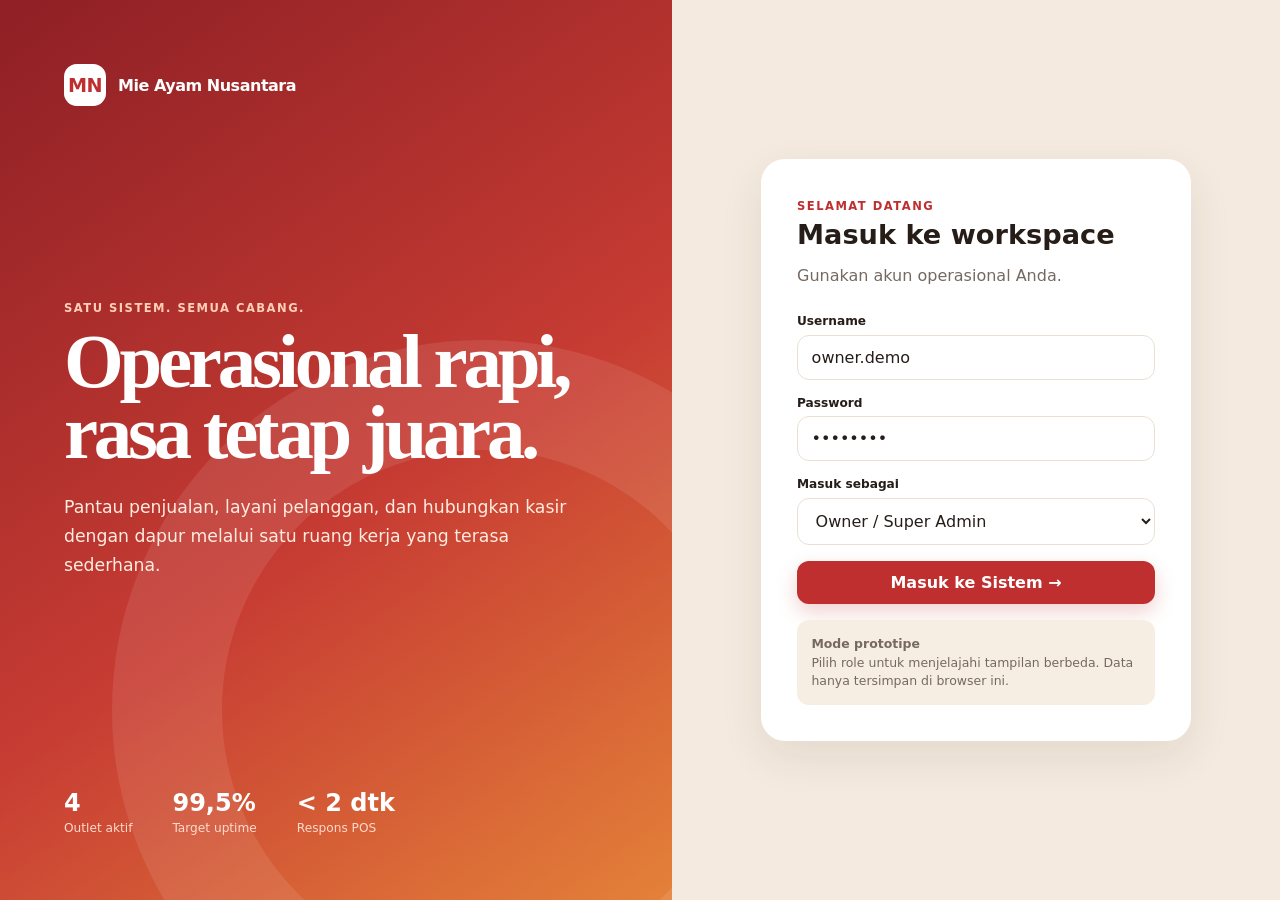
<file: index.html>
<!doctype html>
<html lang="id">

<head>
    <meta charset="utf-8">
    <meta name="viewport" content="width=device-width,initial-scale=1">
    <meta name="description" content="Prototipe sistem operasional Mie Ayam Nusantara">
    <title>Masuk · Mie Ayam Nusantara</title>
    <link rel="stylesheet" href="assets/styles.css">
</head>

<body data-page="login" data-root="./">
    <script src="assets/app-v2.js"></script>
</body>

</html>
</file>
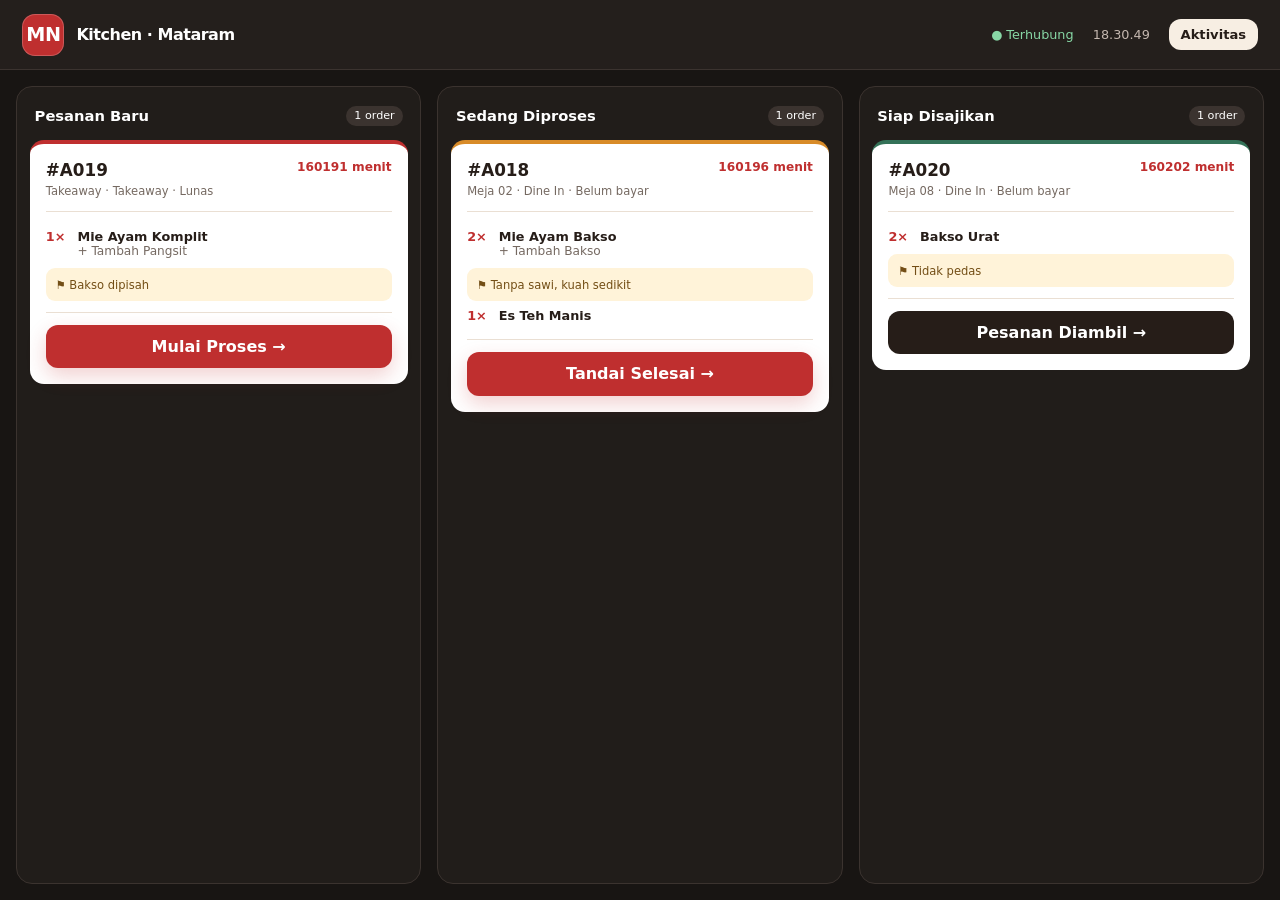
<file: kitchen/index.html>
<!doctype html><html lang="id"><head><meta charset="utf-8"><meta name="viewport" content="width=device-width,initial-scale=1"><title>Kitchen Display · Mie Ayam Nusantara</title><link rel="stylesheet" href="../assets/styles.css"></head><body data-page="kitchen" data-root="../"><script src="../assets/app-v2.js"></script></body></html>
</file>
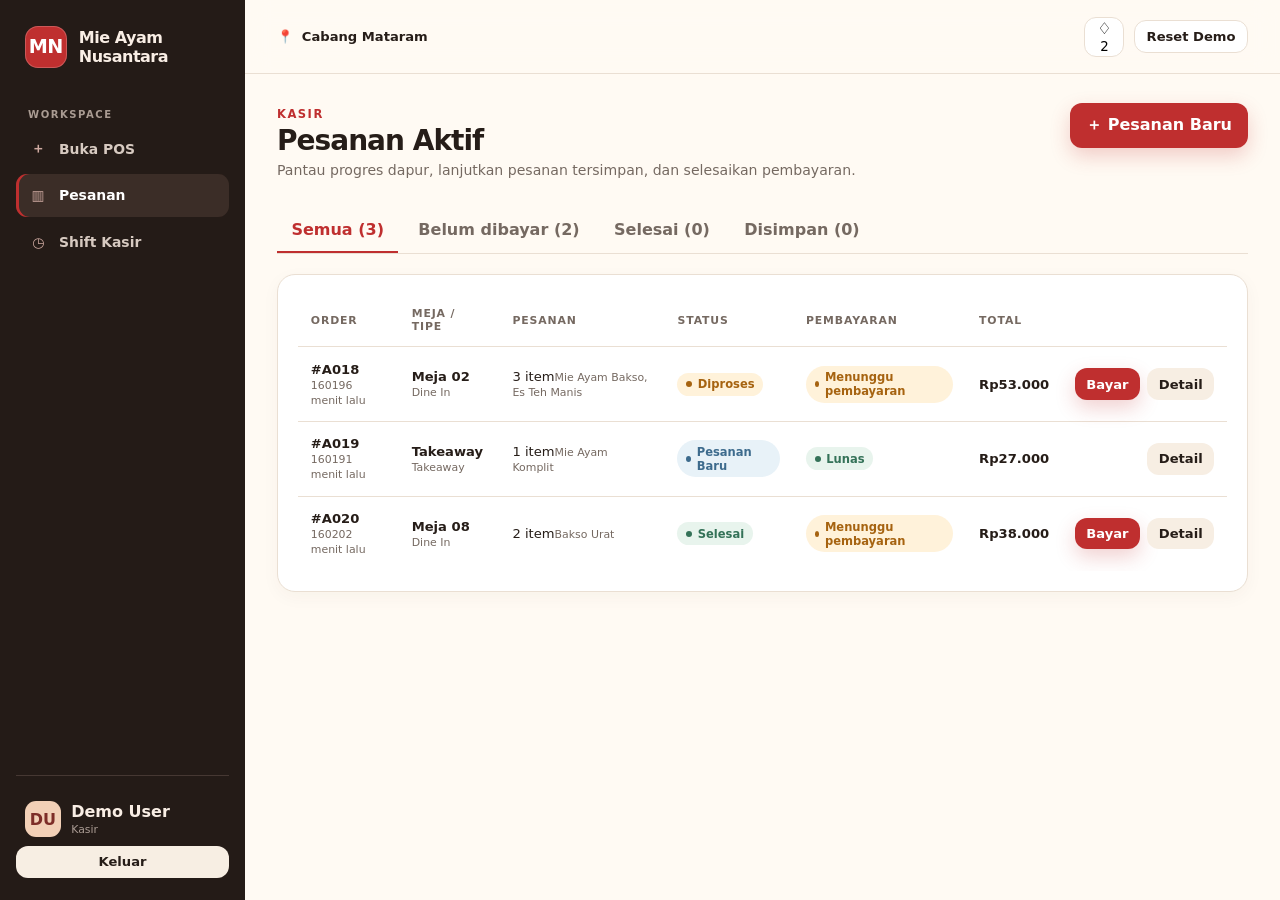
<file: cashier/orders.html>
<!doctype html><html lang="id"><head><meta charset="utf-8"><meta name="viewport" content="width=device-width,initial-scale=1"><title>Pesanan · Mie Ayam Nusantara</title><link rel="stylesheet" href="../assets/styles.css"></head><body data-page="orders" data-root="../"><script src="../assets/app-v2.js"></script></body></html>
</file>
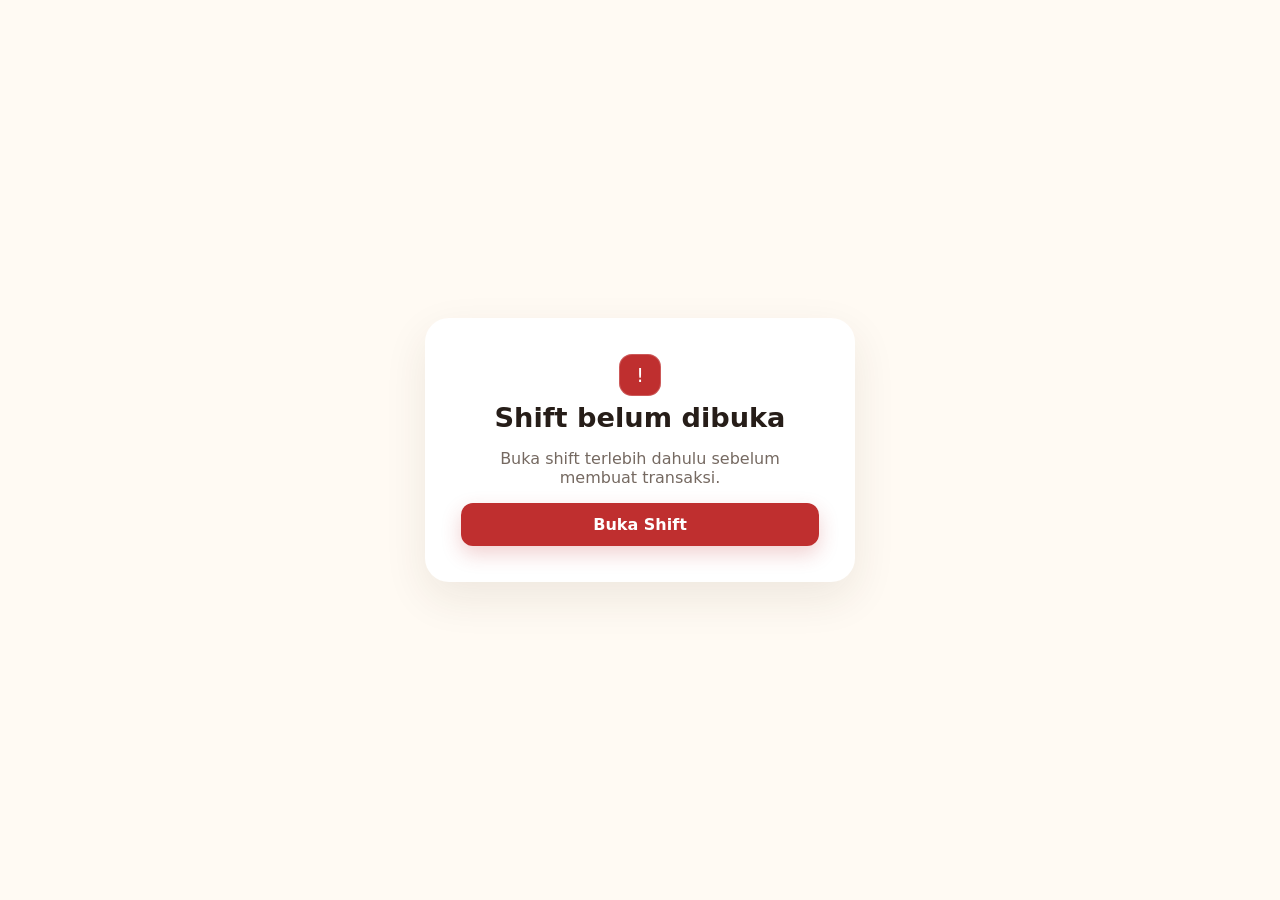
<file: cashier/pos.html>
<!doctype html><html lang="id"><head><meta charset="utf-8"><meta name="viewport" content="width=device-width,initial-scale=1"><title>POS · Mie Ayam Nusantara</title><link rel="stylesheet" href="../assets/styles.css"></head><body data-page="pos" data-root="../"><script src="../assets/app-v2.js"></script></body></html>
</file>
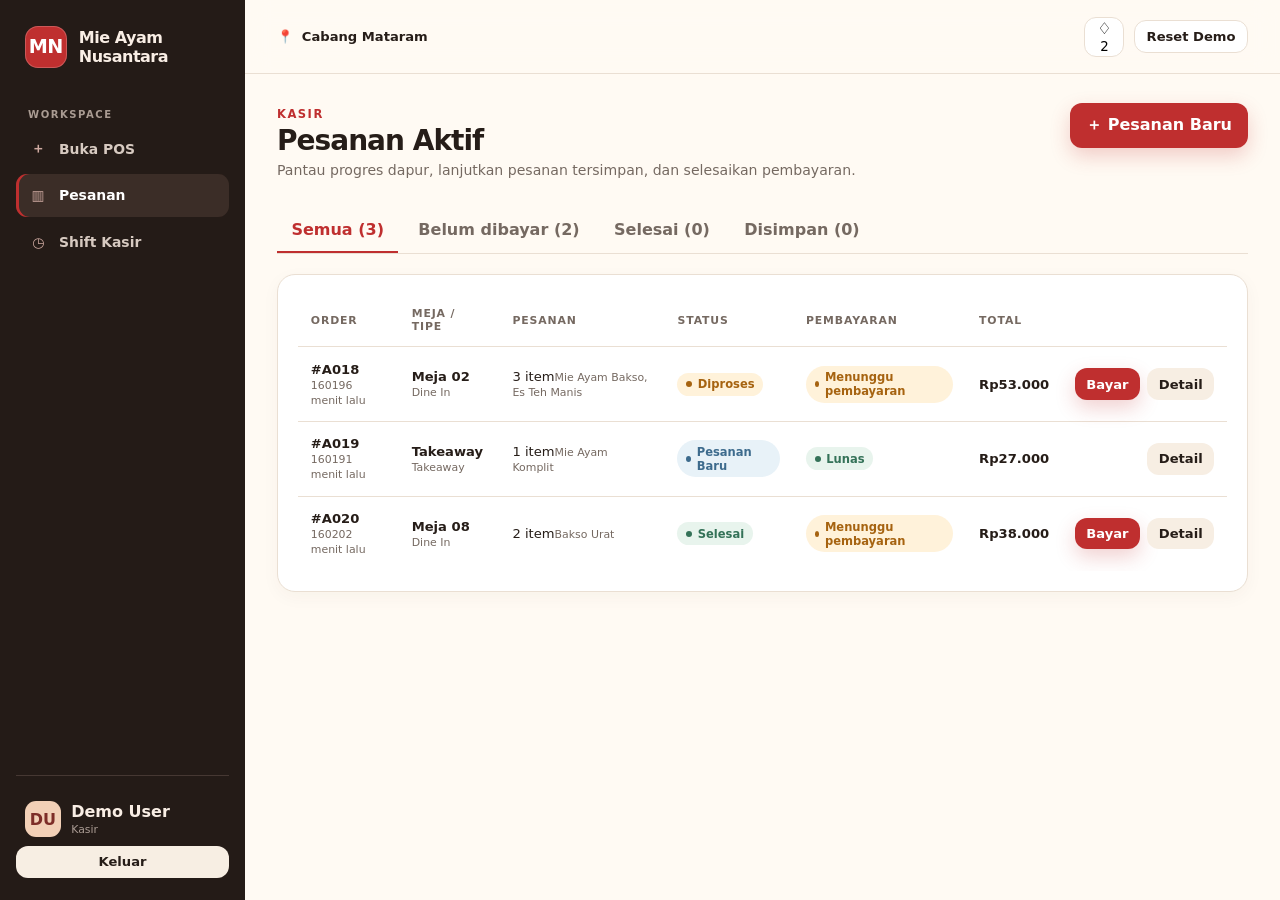
<file: cashier/receipt.html>
<!doctype html><html lang="id"><head><meta charset="utf-8"><meta name="viewport" content="width=device-width,initial-scale=1"><title>Struk · Mie Ayam Nusantara</title><link rel="stylesheet" href="../assets/styles.css"></head><body data-page="receipt" data-root="../"><script src="../assets/app-v2.js"></script></body></html>
</file>
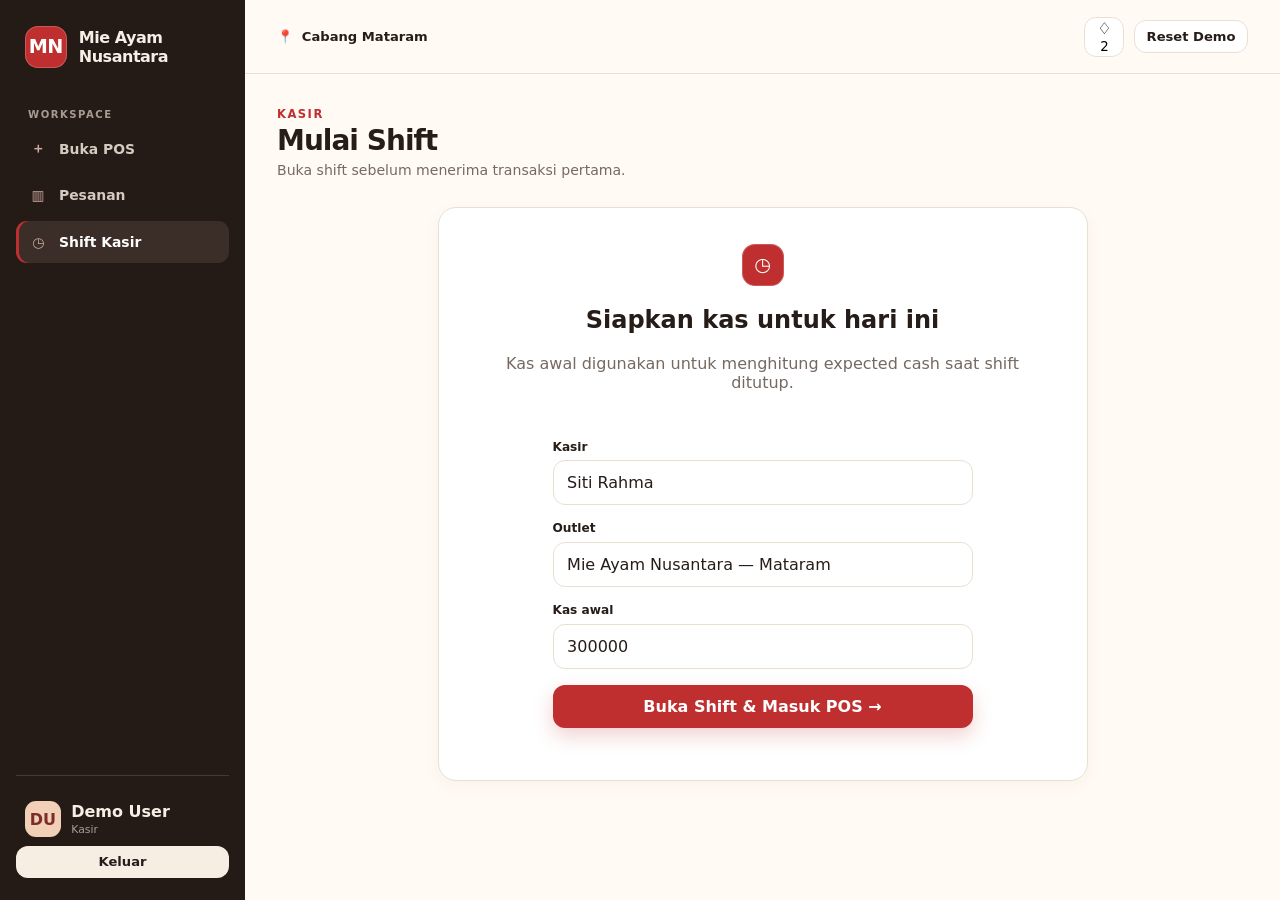
<file: cashier/shift.html>
<!doctype html><html lang="id"><head><meta charset="utf-8"><meta name="viewport" content="width=device-width,initial-scale=1"><title>Shift Kasir · Mie Ayam Nusantara</title><link rel="stylesheet" href="../assets/styles.css"></head><body data-page="shift" data-root="../"><script src="../assets/app-v2.js"></script></body></html>
</file>
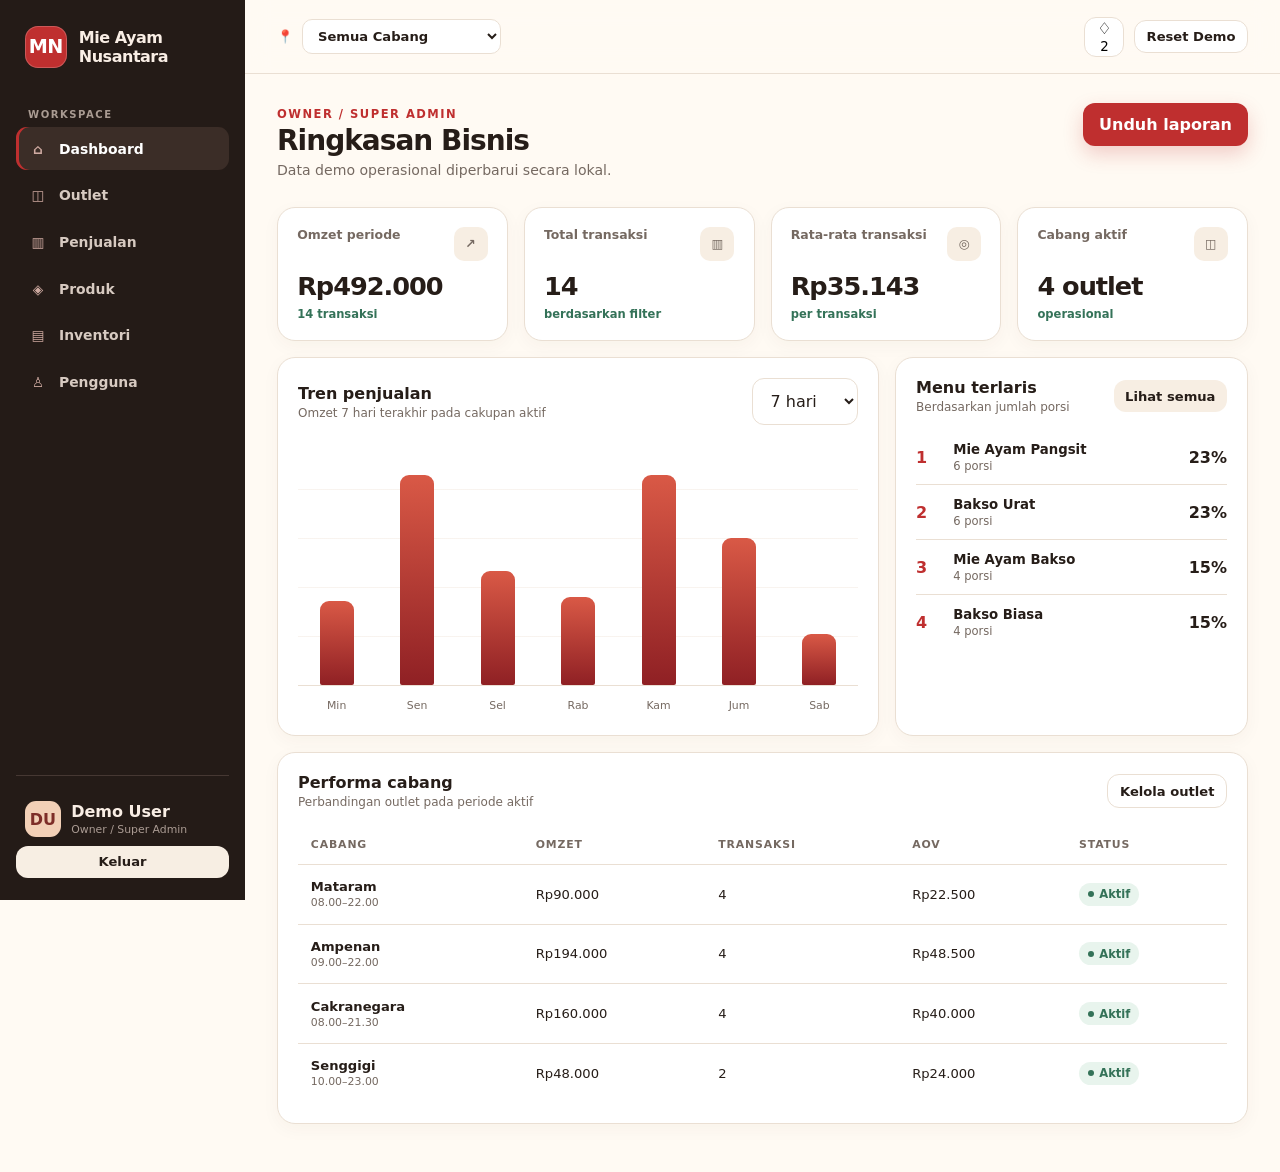
<file: owner/dashboard.html>
<!doctype html>
<html lang="id">

<head>
    <meta charset="utf-8">
    <meta name="viewport" content="width=device-width,initial-scale=1">
    <title>Dashboard · Mie Ayam Nusantara</title>
    <link rel="stylesheet" href="../assets/styles.css">
</head>

<body data-page="dashboard" data-root="../">
    <script src="../assets/app-v2.js"></script>
</body>

</html>
</file>
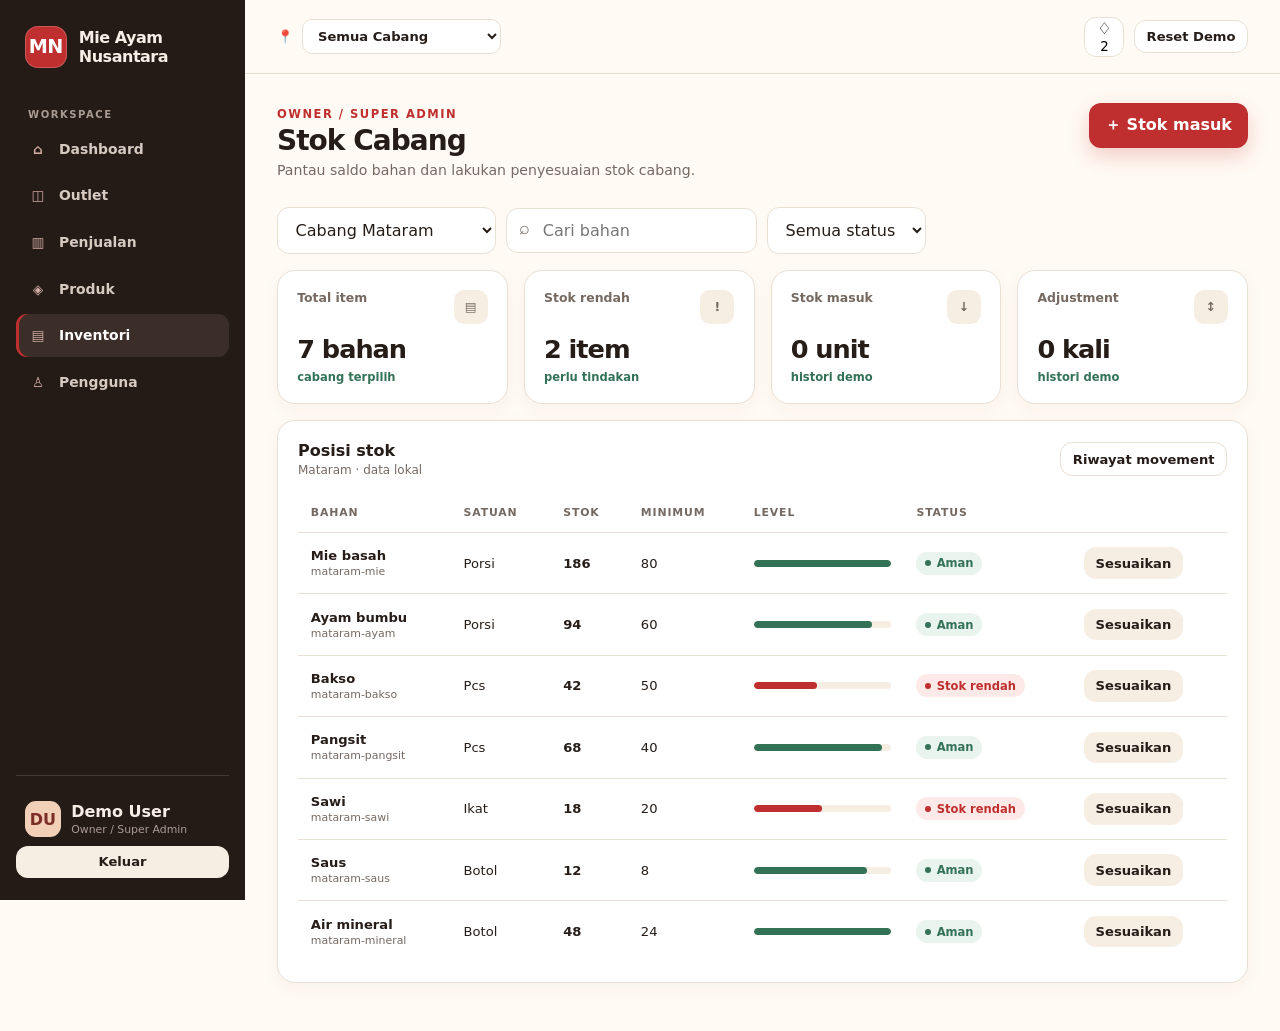
<file: owner/inventory.html>
<!doctype html><html lang="id"><head><meta charset="utf-8"><meta name="viewport" content="width=device-width,initial-scale=1"><title>Inventori · Mie Ayam Nusantara</title><link rel="stylesheet" href="../assets/styles.css"></head><body data-page="inventory" data-root="../"><script src="../assets/app-v2.js"></script></body></html>
</file>
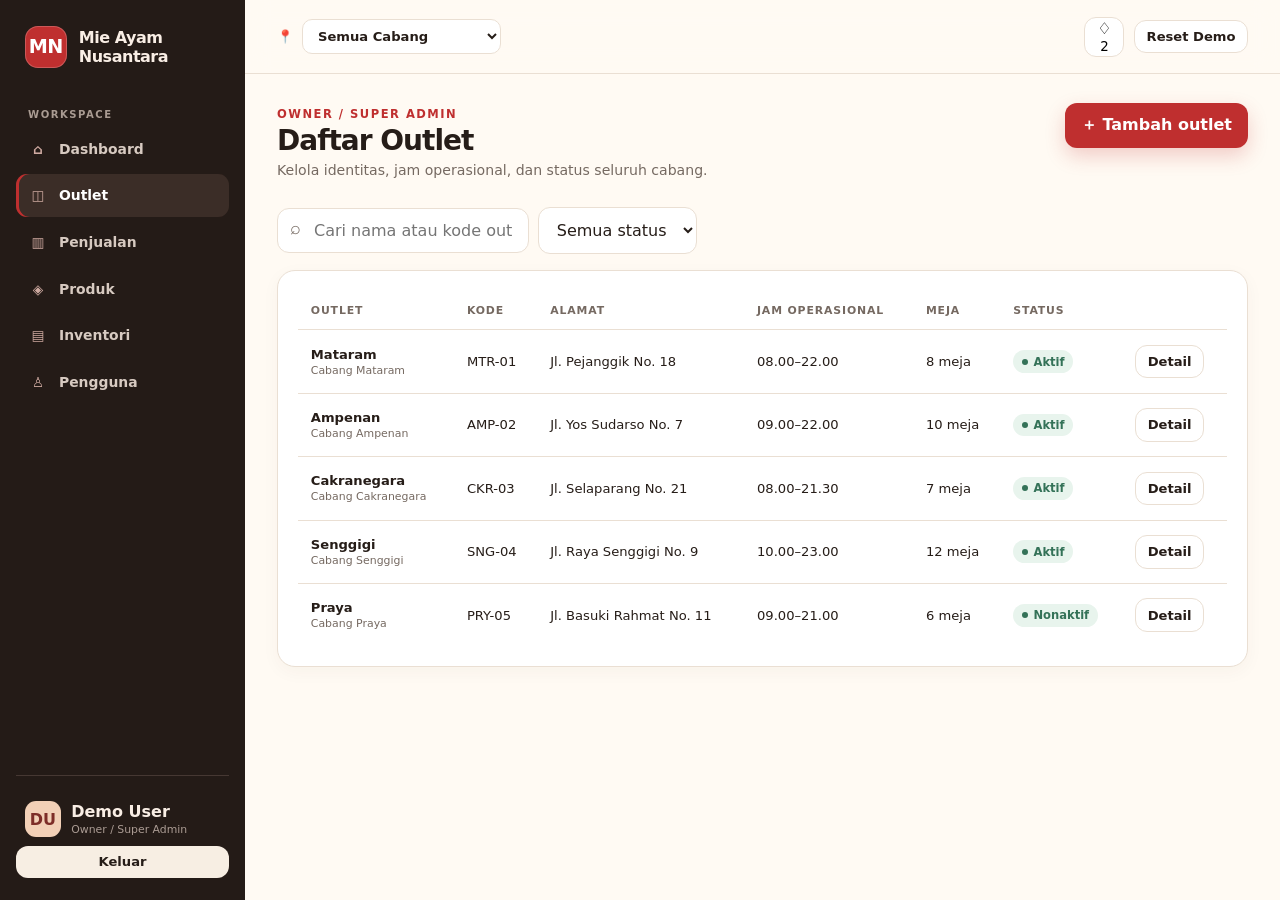
<file: owner/outlets.html>
<!doctype html><html lang="id"><head><meta charset="utf-8"><meta name="viewport" content="width=device-width,initial-scale=1"><title>Outlet · Mie Ayam Nusantara</title><link rel="stylesheet" href="../assets/styles.css"></head><body data-page="outlets" data-root="../"><script src="../assets/app-v2.js"></script></body></html>
</file>
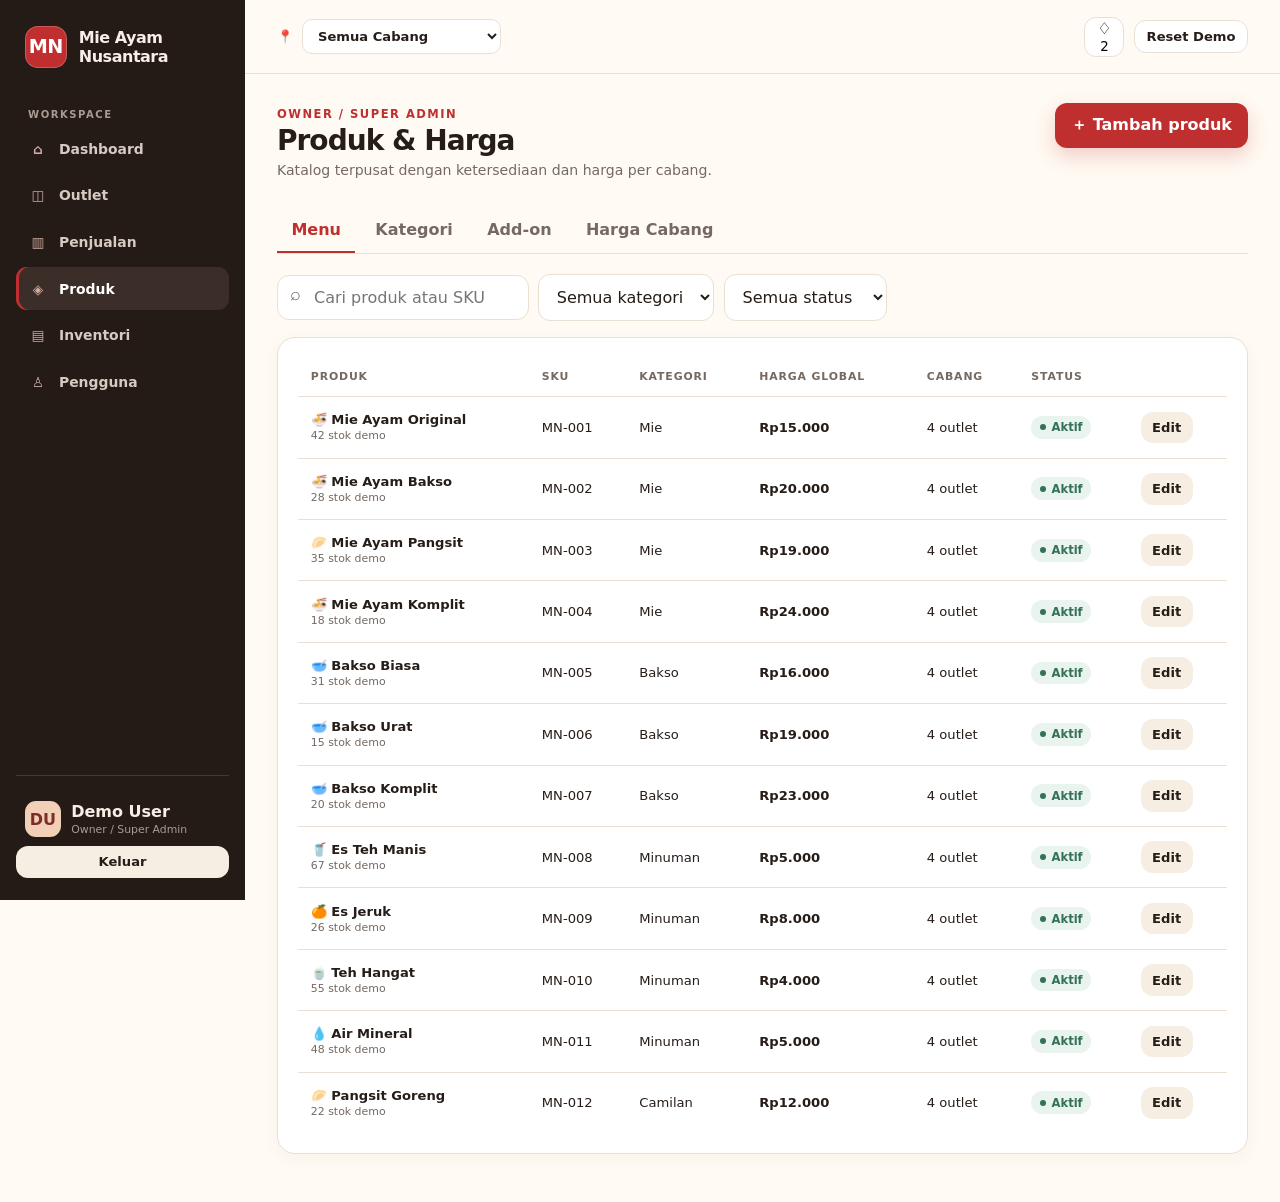
<file: owner/products.html>
<!doctype html><html lang="id"><head><meta charset="utf-8"><meta name="viewport" content="width=device-width,initial-scale=1"><title>Produk · Mie Ayam Nusantara</title><link rel="stylesheet" href="../assets/styles.css"></head><body data-page="products" data-root="../"><script src="../assets/app-v2.js"></script></body></html>
</file>
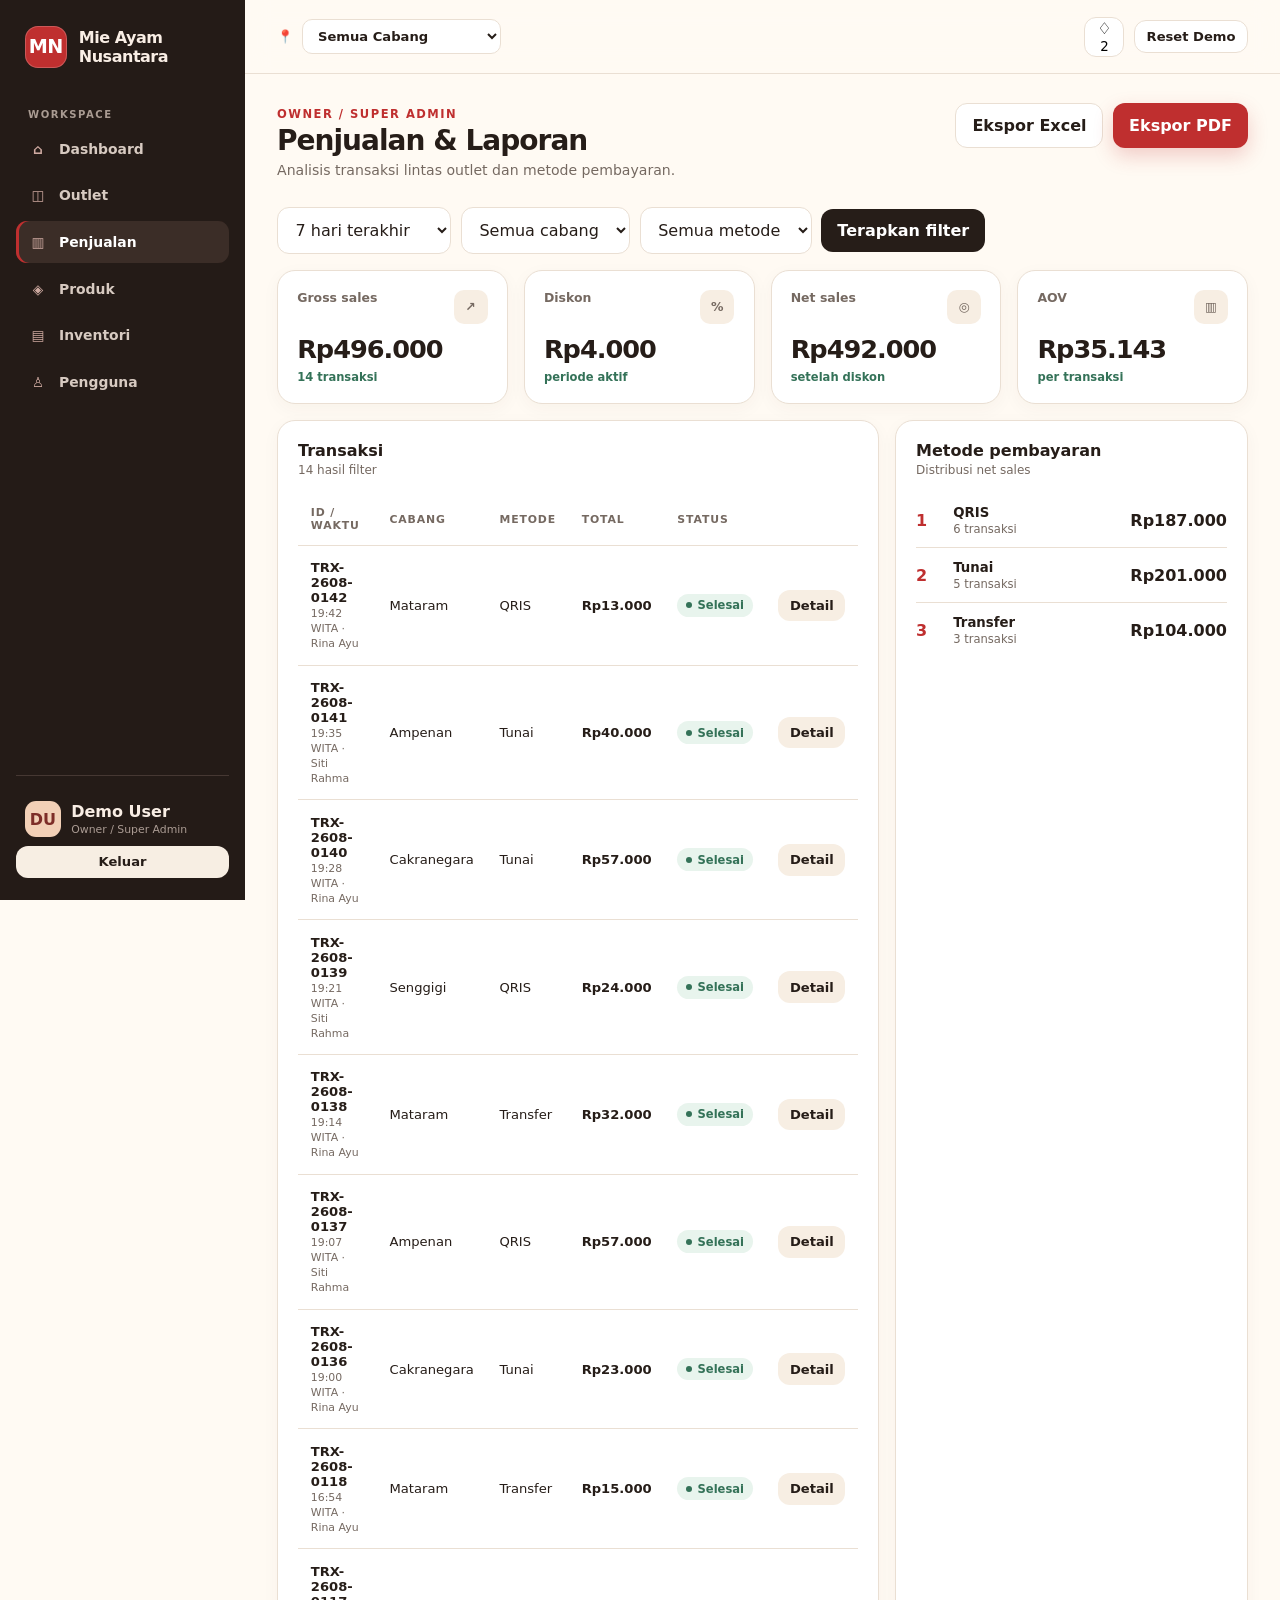
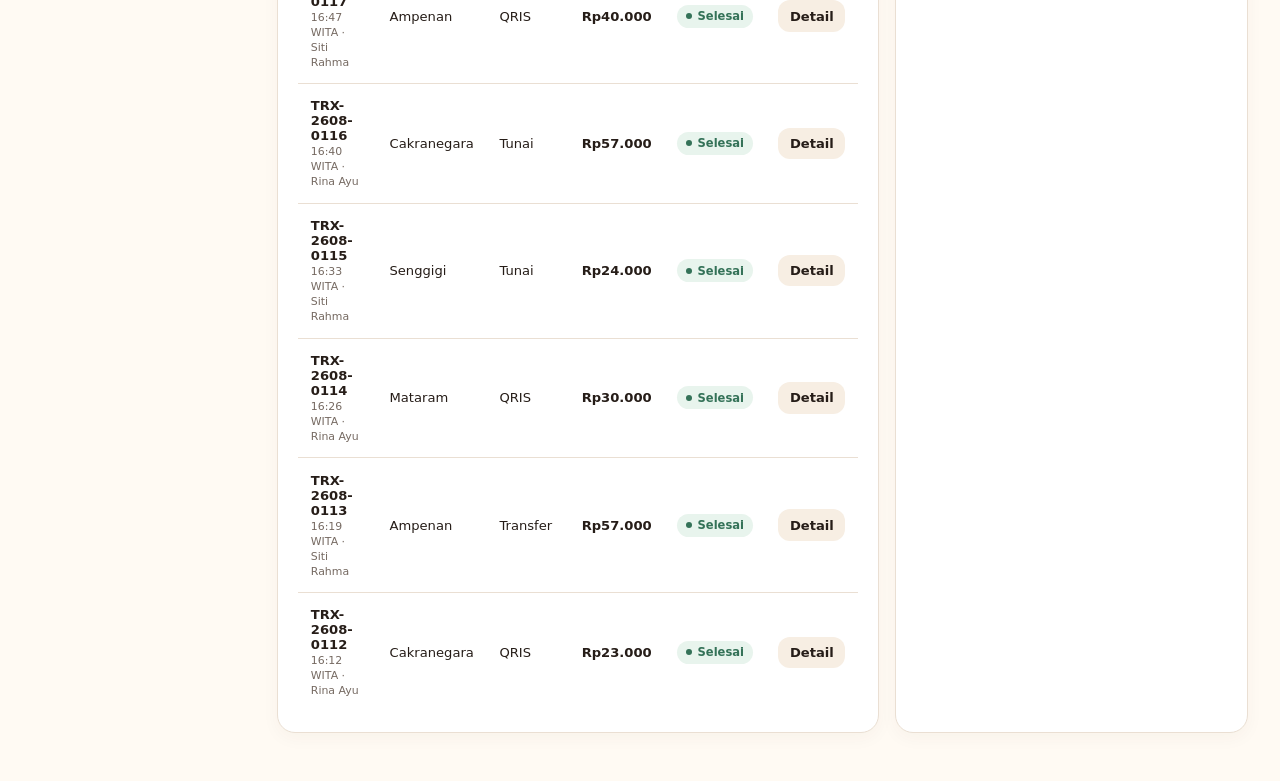
<file: owner/reports.html>
<!doctype html><html lang="id"><head><meta charset="utf-8"><meta name="viewport" content="width=device-width,initial-scale=1"><title>Laporan · Mie Ayam Nusantara</title><link rel="stylesheet" href="../assets/styles.css"></head><body data-page="reports" data-root="../"><script src="../assets/app-v2.js"></script></body></html>
</file>
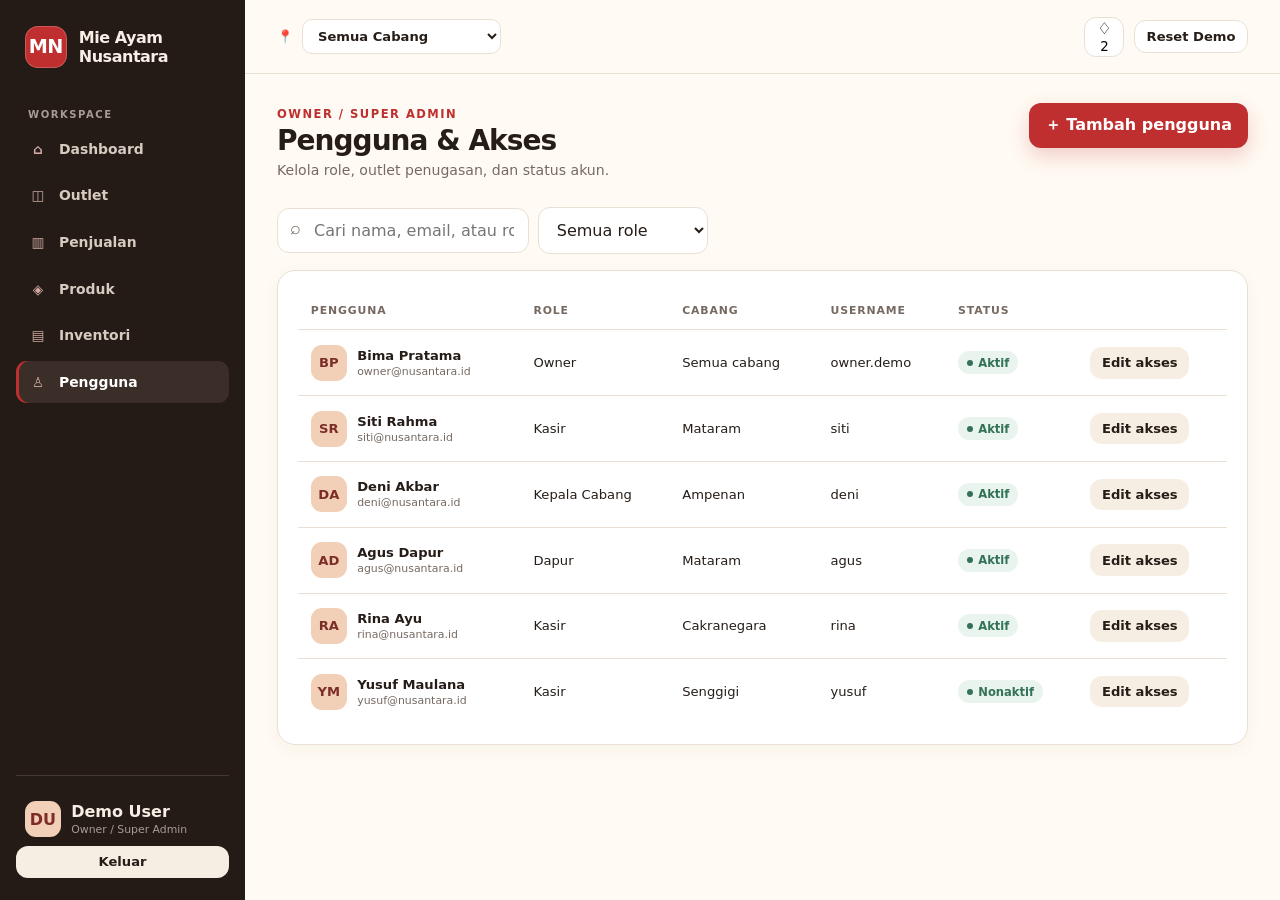
<file: owner/users.html>
<!doctype html><html lang="id"><head><meta charset="utf-8"><meta name="viewport" content="width=device-width,initial-scale=1"><title>Pengguna · Mie Ayam Nusantara</title><link rel="stylesheet" href="../assets/styles.css"></head><body data-page="users" data-root="../"><script src="../assets/app-v2.js"></script></body></html>
</file>
<file: assets/styles.css>
:root {
  --ink:#261d18; --muted:#756961; --paper:#fffaf3; --surface:#ffffff;
  --line:#eadfd3; --soft:#f7eee3; --red:#bf2f2f; --red-dark:#8f2024;
  --green:#347258; --amber:#d88b28; --blue:#3d6b8d; --shadow:0 16px 44px rgba(67,43,26,.09);
  --radius:18px; --font:Inter,ui-sans-serif,system-ui,-apple-system,"Segoe UI",sans-serif;
}
*{box-sizing:border-box} html{font-family:var(--font);color:var(--ink);background:var(--paper)}
body{margin:0;min-height:100vh} button,input,select,textarea{font:inherit} button{cursor:pointer}
a{color:inherit;text-decoration:none} svg{display:block}.hidden{display:none!important}
.eyebrow{font-size:.72rem;letter-spacing:.13em;text-transform:uppercase;font-weight:800;color:var(--red)}
.muted{color:var(--muted)}.tiny{font-size:.76rem}.right{text-align:right}.nowrap{white-space:nowrap}
.btn{border:0;border-radius:12px;padding:.76rem 1rem;font-weight:750;display:inline-flex;align-items:center;justify-content:center;gap:.5rem;transition:.2s;background:var(--soft);color:var(--ink)}
.btn:hover{transform:translateY(-1px);filter:brightness(.98)}.btn-primary{background:var(--red);color:white;box-shadow:0 8px 20px rgba(191,47,47,.22)}
.btn-dark{background:var(--ink);color:white}.btn-outline{background:white;border:1px solid var(--line)}.btn-danger{background:#fde8e6;color:#9f2225}
.btn-sm{padding:.52rem .72rem;font-size:.82rem}.btn-block{width:100%}.icon-btn{width:40px;height:40px;border:1px solid var(--line);background:white;border-radius:12px;display:grid;place-items:center}
.input,.select,.textarea{width:100%;border:1px solid var(--line);background:white;border-radius:12px;padding:.75rem .85rem;color:var(--ink);outline:none}
.input:focus,.select:focus,.textarea:focus{border-color:var(--red);box-shadow:0 0 0 3px rgba(191,47,47,.1)}
.field label{display:block;font-size:.76rem;font-weight:800;margin:0 0 .42rem}.field-row{display:grid;grid-template-columns:1fr 1fr;gap:.8rem}
.badge{display:inline-flex;align-items:center;gap:.34rem;padding:.28rem .55rem;border-radius:999px;font-size:.72rem;font-weight:800;background:var(--soft)}
.badge:before{content:"";width:6px;height:6px;border-radius:50%;background:currentColor}.badge.green{color:var(--green);background:#e8f4ed}.badge.red{color:var(--red);background:#fde9e7}.badge.amber{color:#a66310;background:#fff2da}.badge.blue{color:var(--blue);background:#e8f2f8}
.card{background:var(--surface);border:1px solid var(--line);border-radius:var(--radius);box-shadow:0 5px 18px rgba(67,43,26,.04)}
.empty{padding:2.5rem;text-align:center;color:var(--muted)}

/* Login */
.login-page{min-height:100vh;display:grid;grid-template-columns:1.05fr .95fr;background:#f4eadf}
.login-visual{padding:4rem;display:flex;flex-direction:column;justify-content:space-between;color:white;position:relative;overflow:hidden;background:linear-gradient(145deg,#8e1f25,#c73c33 56%,#e48139)}
.login-visual:after{content:"";position:absolute;width:520px;height:520px;border:110px solid rgba(255,255,255,.09);border-radius:50%;right:-180px;bottom:-180px}
.brand{display:flex;align-items:center;gap:.75rem;font-weight:900;letter-spacing:-.03em}.brand-mark{width:42px;height:42px;border-radius:13px;background:var(--red);color:white;display:grid;place-items:center;font-size:1.2rem;box-shadow:inset 0 0 0 1px rgba(255,255,255,.2)}
.login-visual .brand-mark{background:white;color:var(--red)}.login-copy{position:relative;z-index:1;max-width:620px}.login-copy h1{font-family:Georgia,serif;font-size:clamp(3rem,6vw,6.3rem);line-height:.93;margin:.6rem 0 1.5rem;letter-spacing:-.055em}
.login-copy p{font-size:1.08rem;max-width:520px;line-height:1.7;color:#ffece0}.login-stats{display:flex;gap:2.5rem;position:relative;z-index:1}.login-stat strong{display:block;font-size:1.5rem}.login-stat span{font-size:.76rem;color:#ffdacc}
.login-panel{display:grid;place-items:center;padding:3rem}.login-box{width:min(430px,100%);background:white;padding:2.25rem;border-radius:24px;box-shadow:var(--shadow)}
.login-box h2{font-size:1.7rem;margin:.35rem 0}.login-form{display:grid;gap:1rem;margin-top:1.8rem}.login-hint{background:var(--soft);padding:.9rem;border-radius:12px;font-size:.78rem;color:var(--muted);line-height:1.5}

/* App shell */
.app-shell{display:grid;grid-template-columns:245px minmax(0,1fr);min-height:100vh}.sidebar{position:sticky;top:0;height:100vh;background:#241b17;color:#f9eee5;padding:1.4rem 1rem;display:flex;flex-direction:column;z-index:20}
.sidebar .brand{padding:.2rem .55rem 1.6rem}.nav-label{font-size:.63rem;text-transform:uppercase;letter-spacing:.15em;color:#a99b92;font-weight:900;margin:1rem .75rem .45rem}.nav{display:grid;gap:.25rem}.nav a{padding:.74rem .78rem;border-radius:11px;display:flex;align-items:center;gap:.72rem;color:#d7cac1;font-size:.87rem;font-weight:650}.nav a:hover,.nav a.active{background:#3b2d27;color:white}.nav a.active{box-shadow:inset 3px 0 var(--red)}
.nav-icon{width:19px;height:19px;display:grid;place-items:center;font-size:.85rem;color:#cfaaa1}.sidebar-foot{margin-top:auto;border-top:1px solid #463833;padding-top:1rem}.user-chip{display:flex;align-items:center;gap:.65rem;padding:.55rem}.avatar{width:36px;height:36px;border-radius:11px;background:#f2d0b7;color:#7d2d28;display:grid;place-items:center;font-weight:900}.user-chip strong,.user-chip span{display:block}.user-chip span{font-size:.68rem;color:#ab9c94;margin-top:.12rem}
.workspace{min-width:0}.topbar{height:74px;background:rgba(255,250,243,.92);backdrop-filter:blur(12px);border-bottom:1px solid var(--line);display:flex;align-items:center;justify-content:space-between;padding:0 2rem;position:sticky;top:0;z-index:15}.branch-picker{display:flex;align-items:center;gap:.55rem;font-size:.82rem;font-weight:800}.top-actions{display:flex;align-items:center;gap:.6rem}.page{padding:1.8rem 2rem 3rem;max-width:1600px;margin:auto}.page-head{display:flex;justify-content:space-between;gap:1rem;align-items:flex-start;margin-bottom:1.5rem}.page-head h1{margin:.15rem 0;font-size:1.75rem;letter-spacing:-.035em}.page-head p{margin:.3rem 0;color:var(--muted);font-size:.88rem}.page-actions{display:flex;gap:.6rem;flex-wrap:wrap}
.stats-grid{display:grid;grid-template-columns:repeat(4,1fr);gap:1rem;margin-bottom:1rem}.stat-card{padding:1.2rem}.stat-top{display:flex;justify-content:space-between;color:var(--muted);font-size:.78rem;font-weight:700}.stat-icon{width:34px;height:34px;border-radius:10px;background:var(--soft);display:grid;place-items:center}.stat-value{font-size:1.6rem;font-weight:900;letter-spacing:-.04em;margin:.65rem 0 .35rem}.trend{font-size:.72rem;font-weight:800;color:var(--green)}
.grid-2{display:grid;grid-template-columns:1.45fr .85fr;gap:1rem}.section-card{padding:1.25rem}.section-head{display:flex;align-items:center;justify-content:space-between;gap:1rem;margin-bottom:1rem}.section-head h2{font-size:1rem;margin:0}.section-head p{margin:.2rem 0 0;font-size:.75rem;color:var(--muted)}
.chart{height:245px;display:flex;align-items:flex-end;gap:1.2rem;padding:1rem .5rem 0;border-bottom:1px solid var(--line);background:repeating-linear-gradient(to top,transparent 0,transparent 48px,#f2e8df 49px)}.bar-group{height:100%;flex:1;display:flex;align-items:flex-end;justify-content:center;position:relative}.bar{width:min(34px,70%);background:linear-gradient(180deg,#d95946,var(--red-dark));border-radius:9px 9px 2px 2px;min-height:8px}.bar-label{position:absolute;bottom:-1.7rem;font-size:.68rem;color:var(--muted)}.chart-wrap{padding-bottom:1.8rem}
.ranking{display:grid}.rank-row{display:grid;grid-template-columns:26px 1fr auto;gap:.7rem;align-items:center;padding:.72rem 0;border-bottom:1px solid var(--line)}.rank-row:last-child{border:0}.rank-num{font-weight:900;color:var(--red)}.rank-row strong{display:block;font-size:.83rem}.rank-row span{display:block;font-size:.72rem;color:var(--muted);margin-top:.12rem}
.toolbar{display:flex;gap:.6rem;align-items:center;flex-wrap:wrap;margin-bottom:1rem}.toolbar .input{max-width:280px}.toolbar .select{width:auto;min-width:150px}.search{position:relative}.search .input{padding-left:2.25rem}.search:before{content:"⌕";position:absolute;left:.8rem;top:.62rem;color:var(--muted);font-size:1.1rem}
.table-wrap{overflow:auto}.table{width:100%;border-collapse:collapse;font-size:.82rem}.table th{text-align:left;color:var(--muted);font-size:.68rem;text-transform:uppercase;letter-spacing:.08em;padding:.8rem;border-bottom:1px solid var(--line)}.table td{padding:.9rem .8rem;border-bottom:1px solid var(--line);vertical-align:middle}.table tr:last-child td{border:0}.table tr:hover td{background:#fffcf8}.table strong{display:block}.table small{color:var(--muted)}
.tabs{display:flex;gap:.35rem;border-bottom:1px solid var(--line);margin-bottom:1.2rem}.tab{border:0;background:transparent;padding:.8rem .9rem;font-weight:750;color:var(--muted);border-bottom:2px solid transparent}.tab.active{color:var(--red);border-color:var(--red)}
.progress{height:7px;background:var(--soft);border-radius:10px;overflow:hidden}.progress span{display:block;height:100%;background:var(--green);border-radius:10px}.progress.low span{background:var(--red)}

/* POS */
.pos-shell{height:100vh;display:grid;grid-template-columns:minmax(0,1fr) 390px;overflow:hidden;background:#f8f1e8}.pos-main{min-width:0;display:flex;flex-direction:column}.pos-top{height:72px;display:flex;align-items:center;gap:1rem;padding:0 1.3rem;background:white;border-bottom:1px solid var(--line)}.pos-top .brand{margin-right:1rem}.pos-top .search{flex:1;max-width:460px}.pos-context{margin-left:auto;display:flex;gap:.55rem}.pos-content{padding:1.2rem;overflow:auto}.category-strip{display:flex;gap:.55rem;overflow:auto;padding-bottom:1rem}.category{border:1px solid var(--line);background:white;border-radius:999px;padding:.65rem .9rem;font-weight:750;white-space:nowrap}.category.active{background:var(--ink);color:white;border-color:var(--ink)}
.product-grid{display:grid;grid-template-columns:repeat(auto-fill,minmax(175px,1fr));gap:.85rem}.product{background:white;border:1px solid var(--line);border-radius:16px;overflow:hidden;text-align:left;padding:0;transition:.18s}.product:hover{transform:translateY(-2px);box-shadow:var(--shadow);border-color:#d7c5b7}.product-art{height:112px;display:grid;place-items:center;position:relative;background:linear-gradient(145deg,#f2c981,#e66b3c);overflow:hidden}.product-art:before{content:"";position:absolute;width:92px;height:92px;border-radius:50%;background:rgba(255,255,255,.78);box-shadow:0 8px 20px rgba(88,40,20,.12)}.bowl{position:relative;font-size:3rem;z-index:1;filter:drop-shadow(0 5px 5px rgba(70,30,10,.16))}.product:nth-child(3n+2) .product-art{background:linear-gradient(145deg,#bdd892,#68a56e)}.product:nth-child(3n) .product-art{background:linear-gradient(145deg,#b7dbe4,#659eb3)}.product-info{padding:.8rem}.product-name{font-size:.84rem;font-weight:850;margin-bottom:.28rem}.product-price{font-size:.78rem;color:var(--red);font-weight:850}.product-meta{float:right;font-size:.66rem;color:var(--green);background:#eaf5ee;padding:.18rem .35rem;border-radius:6px}
.cart{height:100vh;background:white;border-left:1px solid var(--line);display:flex;flex-direction:column}.cart-head{padding:1rem 1.1rem;border-bottom:1px solid var(--line)}.cart-head-top{display:flex;align-items:center;justify-content:space-between}.order-type{display:grid;grid-template-columns:1fr 1fr;gap:.45rem;margin-top:.8rem;background:var(--soft);padding:.3rem;border-radius:11px}.order-type button{border:0;background:transparent;border-radius:8px;padding:.58rem;font-weight:800;color:var(--muted)}.order-type button.active{background:white;color:var(--ink);box-shadow:0 3px 10px rgba(60,40,20,.07)}.table-choice{width:100%;margin-top:.6rem;border:1px dashed #d9bda9;background:white;color:var(--ink);padding:.65rem;border-radius:11px;display:flex;justify-content:space-between;align-items:center;font-size:.8rem}
.cart-items{padding:.7rem 1.1rem;overflow:auto;flex:1}.cart-item{display:grid;grid-template-columns:1fr auto;gap:.6rem;padding:.75rem 0;border-bottom:1px solid var(--line)}.cart-item h4{margin:0 0 .3rem;font-size:.82rem}.cart-item p{margin:.18rem 0;color:var(--muted);font-size:.69rem}.qty{display:flex;align-items:center;gap:.35rem;margin-top:.45rem}.qty button{border:1px solid var(--line);background:white;width:24px;height:24px;border-radius:7px}.qty span{font-size:.78rem;font-weight:850;min-width:18px;text-align:center}.cart-price{text-align:right;font-size:.78rem;font-weight:850}.cart-price button{border:0;background:transparent;color:var(--red);font-size:.7rem;margin-top:.45rem}
.cart-foot{padding:1rem 1.1rem;border-top:1px solid var(--line);background:#fffcf8}.summary-line{display:flex;justify-content:space-between;font-size:.78rem;margin:.42rem 0;color:var(--muted)}.summary-line.total{font-size:1rem;font-weight:900;color:var(--ink);padding-top:.55rem;border-top:1px dashed var(--line);margin-top:.7rem}.cart-actions{display:grid;grid-template-columns:.7fr 1.3fr;gap:.55rem;margin-top:.85rem}

/* KDS */
.kds-page{min-height:100vh;background:#181513;color:#fff}.kds-top{height:70px;display:flex;align-items:center;justify-content:space-between;padding:0 1.4rem;background:#241f1c;border-bottom:1px solid #3b332f;position:sticky;top:0;z-index:5}.kds-top .brand-mark{background:var(--red)}.kds-meta{display:flex;align-items:center;gap:1.2rem;font-size:.8rem;color:#c4b7af}.live-dot{color:#87d7a5}.kds-board{display:grid;grid-template-columns:repeat(3,1fr);gap:1rem;padding:1rem;min-height:calc(100vh - 70px)}.kds-column{background:#211d1a;border:1px solid #3b332f;border-radius:16px;padding:.8rem}.kds-col-head{display:flex;justify-content:space-between;align-items:center;padding:.4rem .3rem .9rem}.kds-col-head h2{font-size:.92rem;margin:0}.count{background:#3b332f;border-radius:999px;padding:.2rem .5rem;font-size:.7rem}.kds-list{display:grid;gap:.75rem}.kds-card{background:#fff;color:var(--ink);border-radius:14px;padding:1rem;border-top:4px solid var(--red)}.kds-card.processing{border-color:var(--amber)}.kds-card.ready{border-color:var(--green)}.kds-card-head{display:flex;justify-content:space-between;gap:.5rem}.kds-card-head h3{margin:0;font-size:1.05rem}.timer{font-size:.76rem;font-weight:900;color:var(--red)}.kds-place{font-size:.72rem;color:var(--muted);margin:.25rem 0 .8rem}.kds-items{border-top:1px solid var(--line);border-bottom:1px solid var(--line);padding:.65rem 0}.kds-item{display:grid;grid-template-columns:26px 1fr;gap:.35rem;margin:.4rem 0;font-size:.8rem}.kds-item strong{color:var(--red)}.note{background:#fff3d9;border-radius:9px;padding:.6rem;margin-top:.65rem;font-size:.72rem;color:#734e16}.kds-card .btn{margin-top:.75rem}

/* Dialogs, toast, receipt */
dialog{border:0;border-radius:20px;padding:0;box-shadow:0 30px 90px rgba(35,20,12,.25);width:min(520px,calc(100% - 2rem));color:var(--ink)}dialog::backdrop{background:rgba(35,25,20,.55);backdrop-filter:blur(3px)}.dialog-head{padding:1.2rem 1.3rem;border-bottom:1px solid var(--line);display:flex;justify-content:space-between;align-items:center}.dialog-head h2{font-size:1.05rem;margin:0}.dialog-body{padding:1.3rem;max-height:66vh;overflow:auto}.dialog-foot{padding:1rem 1.3rem;border-top:1px solid var(--line);display:flex;justify-content:flex-end;gap:.6rem}.option-grid{display:grid;grid-template-columns:repeat(2,1fr);gap:.6rem}.option-card{border:1px solid var(--line);border-radius:12px;padding:.8rem}.option-card input{accent-color:var(--red)}
.toast{position:fixed;right:1.2rem;bottom:1.2rem;background:#241d19;color:white;border-radius:12px;padding:.85rem 1rem;box-shadow:var(--shadow);z-index:100;animation:toast-in .25s ease}.toast strong{color:#9be2b7;margin-right:.35rem}@keyframes toast-in{from{transform:translateY(15px);opacity:0}}
.modal-grid{display:grid;grid-template-columns:repeat(2,minmax(0,1fr));gap:1rem}.modal-grid .span-2{grid-column:1/-1}.check-grid{display:grid;grid-template-columns:repeat(2,minmax(0,1fr));gap:.55rem}.check-card{display:flex;gap:.55rem;align-items:flex-start;border:1px solid var(--line);border-radius:11px;padding:.7rem;background:#fffcf8}.check-card input{accent-color:var(--red);margin-top:.18rem}.check-card strong,.check-card small{display:block}.check-card small{color:var(--muted);margin-top:.15rem}.form-error{color:var(--red);font-size:.75rem;font-weight:700;min-height:1rem}.click-row{cursor:pointer}.click-row:hover td{background:var(--soft)!important}.detail-list{display:grid;gap:.75rem}.detail-row{display:flex;justify-content:space-between;gap:1rem;padding-bottom:.65rem;border-bottom:1px solid var(--line);font-size:.82rem}.detail-row span{color:var(--muted)}.detail-row strong{text-align:right}.alert{padding:.8rem;border-radius:12px;background:#fff3d9;color:#734e16;font-size:.78rem;line-height:1.5}.alert.success{background:#e8f4ed;color:var(--green)}.subtabs{display:flex;gap:.45rem;flex-wrap:wrap}.subtab{border:1px solid var(--line);background:white;border-radius:10px;padding:.55rem .75rem;font-weight:750;color:var(--muted)}.subtab.active{background:var(--ink);border-color:var(--ink);color:white}
.drawer-backdrop{position:fixed;inset:0;background:rgba(30,20,15,.32);z-index:40}.drawer{position:fixed;right:0;top:0;height:100vh;width:min(390px,100%);background:white;z-index:41;box-shadow:-20px 0 60px rgba(40,25,15,.18);display:flex;flex-direction:column;animation:drawer-in .22s ease}.drawer-head{padding:1.2rem;border-bottom:1px solid var(--line);display:flex;align-items:center;justify-content:space-between}.drawer-body{padding:1rem;overflow:auto}.notice{padding:.85rem;border:1px solid var(--line);border-radius:13px;margin-bottom:.65rem}.notice.unread{border-left:4px solid var(--red);background:#fffaf6}.notice strong,.notice small{display:block}.notice small{color:var(--muted);margin-top:.3rem;line-height:1.45}@keyframes drawer-in{from{transform:translateX(100%)}}
.icon-select{border:1px solid var(--line);background:white;border-radius:10px;padding:.48rem .7rem;font-weight:750;color:var(--ink)}.split-actions{display:flex;gap:.45rem;justify-content:flex-end}.kpi-empty{height:180px;display:grid;place-items:center;color:var(--muted)}
.receipt-page{min-height:100vh;background:#eee7df;padding:2rem}.receipt-actions{max-width:390px;margin:0 auto 1rem;display:flex;justify-content:space-between}.receipt{background:white;width:390px;max-width:100%;margin:auto;padding:2rem;box-shadow:var(--shadow);font-family:"Courier New",monospace}.receipt .brand-mark{margin:auto;background:var(--ink)}.receipt h1{text-align:center;font-size:1.1rem;margin:.65rem 0 .25rem}.receipt-center{text-align:center;font-size:.72rem;line-height:1.5}.receipt-rule{border-top:1px dashed #777;margin:1rem 0}.receipt-row{display:flex;justify-content:space-between;gap:1rem;font-size:.75rem;margin:.35rem 0}.receipt-total{font-weight:900;font-size:.9rem}.receipt-thanks{text-align:center;font-size:.74rem;margin-top:1.3rem}

@media(max-width:1100px){.stats-grid{grid-template-columns:repeat(2,1fr)}.grid-2{grid-template-columns:1fr}.app-shell{grid-template-columns:76px 1fr}.sidebar{padding:1.2rem .65rem}.sidebar .brand span,.nav span,.nav-label,.user-chip>div:last-child{display:none}.sidebar .brand{padding-left:.35rem}.nav a{justify-content:center}.pos-shell{grid-template-columns:minmax(0,1fr) 340px}.kds-board{gap:.65rem;padding:.65rem}.kds-column{padding:.55rem}}
@media(max-width:760px){.login-page{grid-template-columns:1fr}.login-visual{display:none}.login-panel{padding:1rem}.app-shell{display:block}.sidebar{display:none}.topbar{padding:0 1rem}.page{padding:1.2rem 1rem}.page-head{display:block}.page-actions{margin-top:1rem}.stats-grid{grid-template-columns:1fr}.field-row,.modal-grid{grid-template-columns:1fr}.modal-grid .span-2{grid-column:auto}.check-grid{grid-template-columns:1fr}.pos-shell{display:block;height:auto}.pos-main{min-height:100vh}.cart{height:auto;min-height:100vh;border:0}.product-grid{grid-template-columns:repeat(2,1fr)}.kds-board{grid-template-columns:1fr}.kds-page{height:auto}.toolbar .input{max-width:none}}
@media print{body{background:white}.receipt-page{padding:0;background:white}.receipt-actions{display:none}.receipt{box-shadow:none;width:80mm;padding:6mm}body.print-report .sidebar,body.print-report .topbar,body.print-report .page-head .page-actions,body.print-report .toolbar{display:none!important}body.print-report .app-shell{display:block}body.print-report .page{padding:0;max-width:none}body.print-report .card{box-shadow:none;break-inside:avoid}}
</file>
